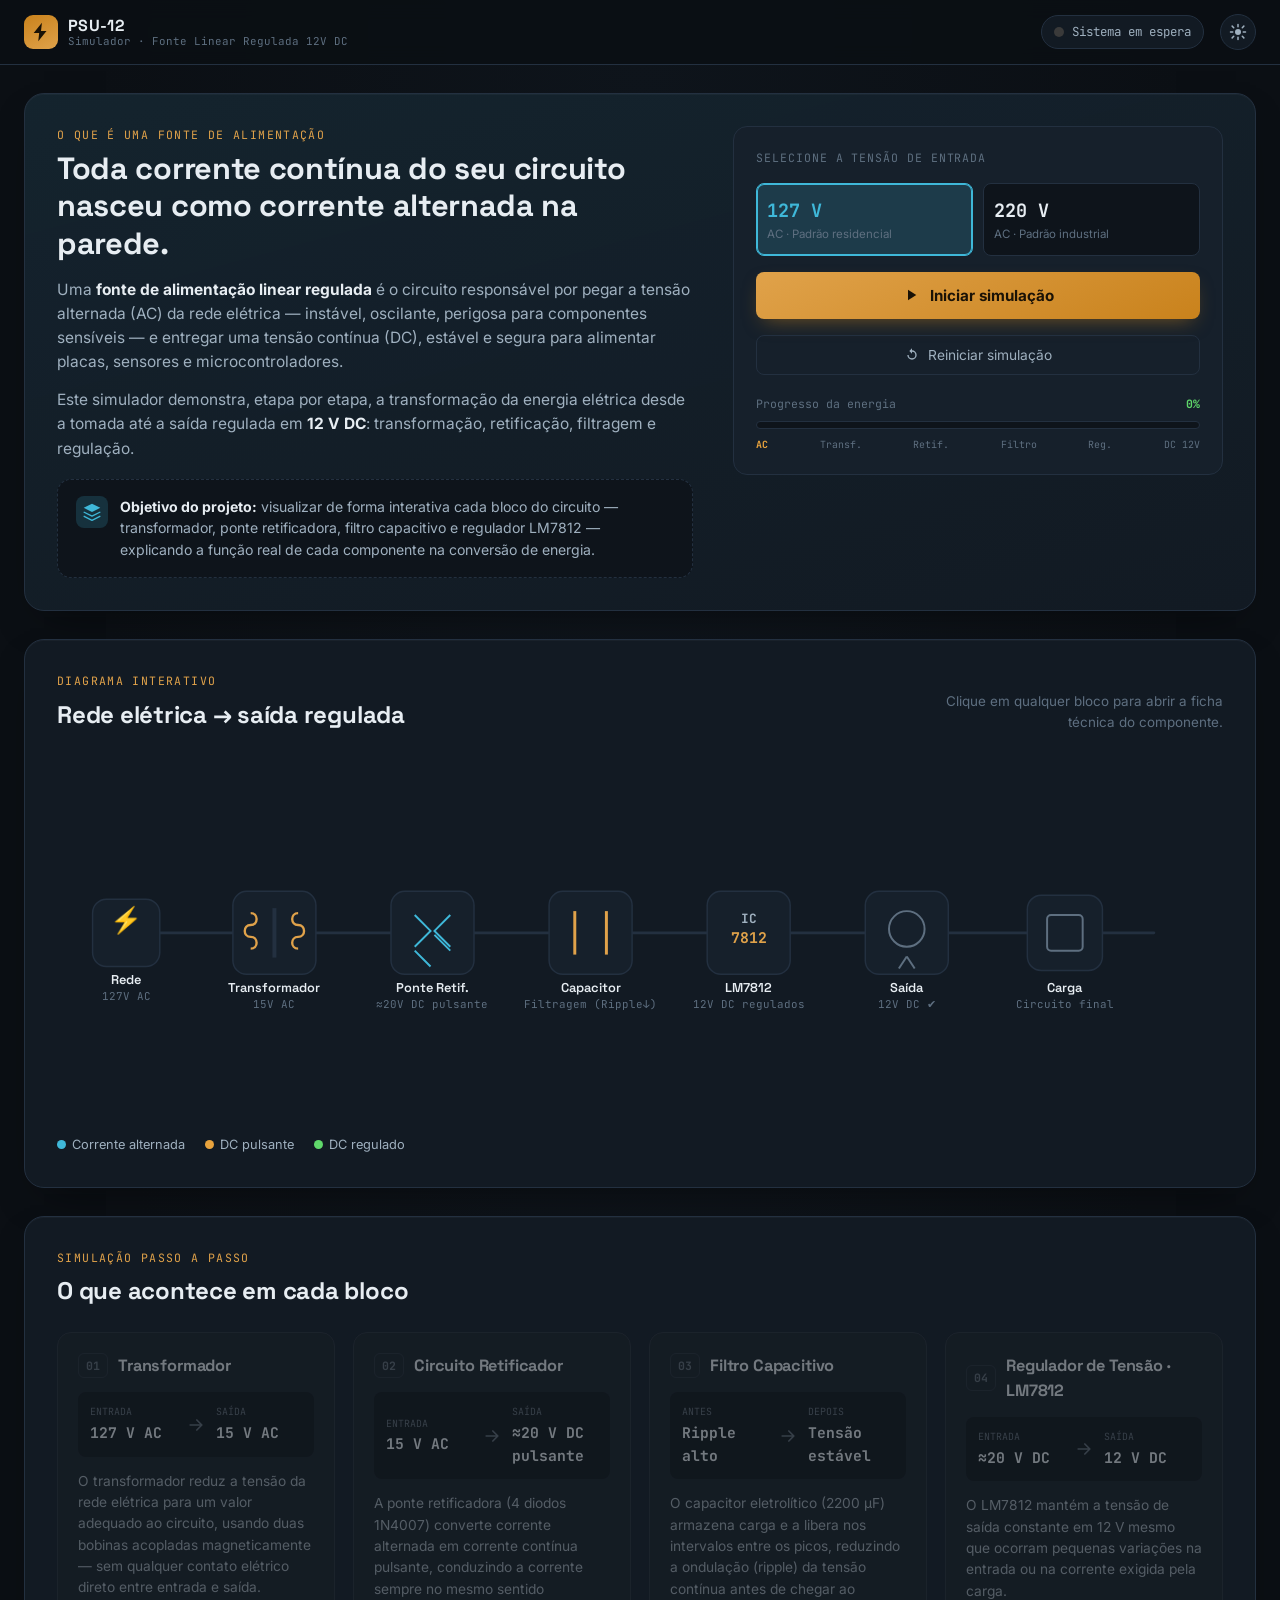
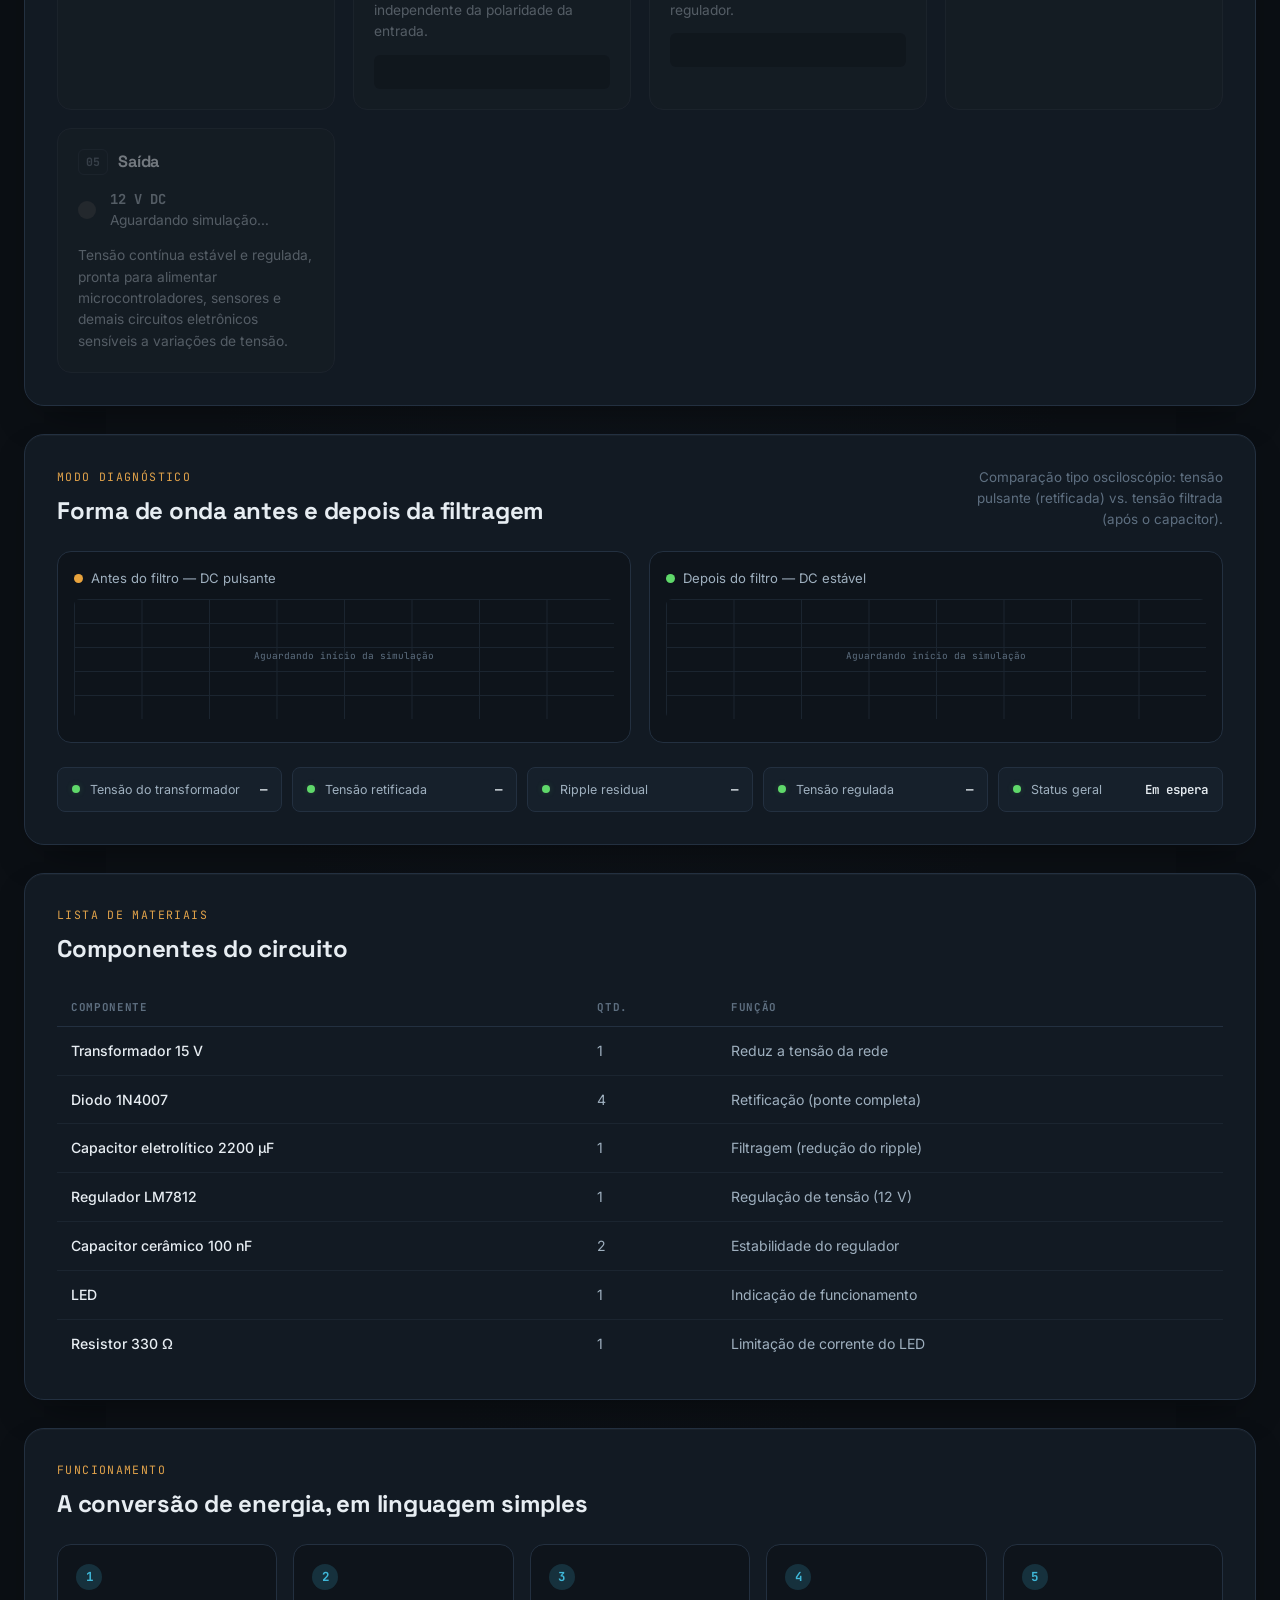
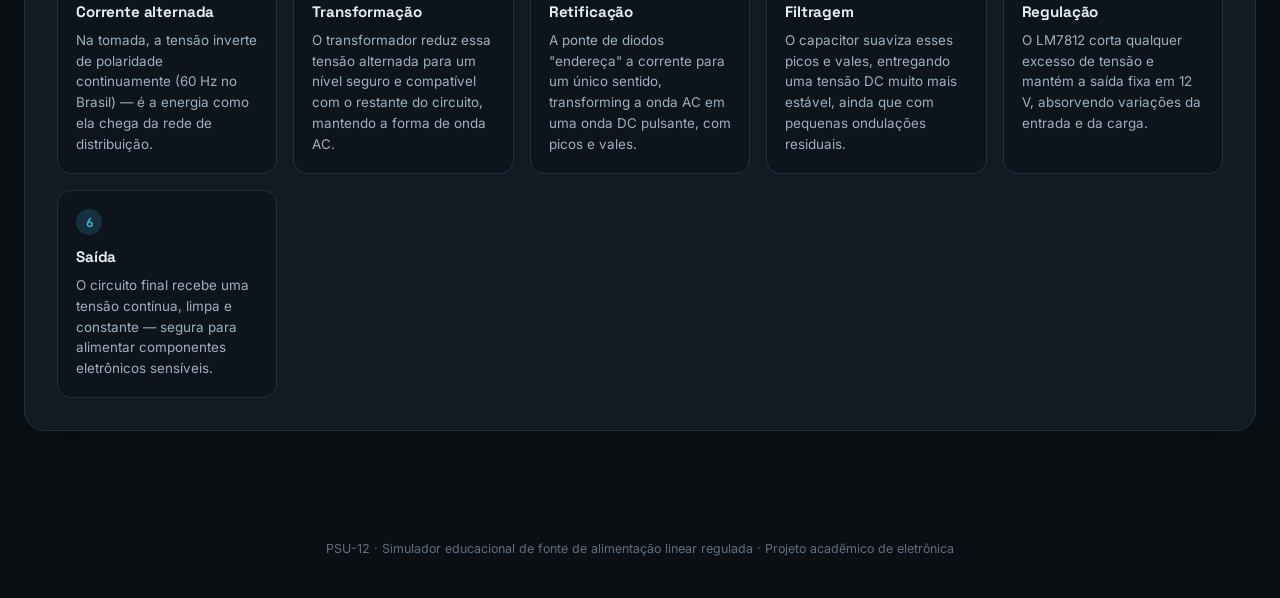
<file: index.html>
<!DOCTYPE html>
<html lang="pt-BR">
<head>
<meta charset="UTF-8">
<meta name="viewport" content="width=device-width, initial-scale=1.0">
<title>Simulador de Fonte Linear Regulada</title>
<link rel="preconnect" href="https://fonts.googleapis.com">
<link href="https://fonts.googleapis.com/css2?family=Space+Grotesk:wght=500;600;700&family=Inter:wght=400;500;600;700&family=JetBrains+Mono:wght=400;500;700&display=swap" rel="stylesheet">
<link rel="stylesheet" href="Professor Danilo/style.css">
</head>
<body data-theme="dark">

<header class="topbar">
  <div class="topbar__brand">
    <span class="topbar__logo" aria-hidden="true">
      <svg viewBox="0 0 24 24" width="22" height="22"><path d="M13 2 4 13h6l-1 9 9-11h-6z" fill="currentColor"/></svg>
    </span>
    <div class="topbar__title">
      <strong>PSU-12</strong>
      <span>Simulador · Fonte Linear Regulada 12V DC</span>
    </div>
  </div>

  <div class="topbar__status" id="statusStrip">
    <span class="led led--off" id="ledStatus" aria-hidden="true"></span>
    <span id="statusText">Sistema em espera</span>
  </div>

  <button class="theme-toggle" id="themeToggle" type="button" aria-label="Alternar tema claro/escuro">
    <svg class="icon-sun" viewBox="0 0 24 24" width="18" height="18"><circle cx="12" cy="12" r="4" fill="currentColor"/><g stroke="currentColor" stroke-width="2" stroke-linecap="round"><path d="M12 2v3M12 19v3M2 12h3M19 12h3M4.2 4.2l2.1 2.1M17.7 17.7l2.1 2.1M4.2 19.8l2.1-2.1M17.7 6.3l2.1-2.1"/></g></svg>
    <svg class="icon-moon" viewBox="0 0 24 24" width="18" height="18"><path d="M20 14.5A8.5 8.5 0 0 1 9.5 4 8.5 8.5 0 1 0 20 14.5Z" fill="currentColor"/></svg>
  </button>
</header>

<main class="layout">

  <section class="panel hero" id="intro">
    <div class="hero__text">
      <p class="eyebrow">O que é uma fonte de alimentação</p>
      <h1>Toda corrente contínua do seu circuito nasceu como corrente alternada na parede.</h1>
      <p class="hero__lede">
        Uma <strong>fonte de alimentação linear regulada</strong> é o circuito responsável por pegar a tensão alternada (AC) da rede elétrica — instável, oscilante, perigosa para componentes sensíveis — e entregar uma tensão contínua (DC), estável e segura para alimentar placas, sensores e microcontroladores.
      </p>
      <p class="hero__lede">
        Este simulador demonstra, etapa por etapa, a transformação da energia elétrica desde a tomada até a saída regulada em <strong>12 V DC</strong>: transformação, retificação, filtragem e regulação.
      </p>
      <div class="hero__goal">
        <span class="hero__goal-icon" aria-hidden="true">
          <svg viewBox="0 0 24 24" width="20" height="20"><path d="M12 2 2 7l10 5 10-5-10-5Z" fill="currentColor"/><path d="M2 17l10 5 10-5M2 12l10 5 10-5" stroke="currentColor" stroke-width="1.6" fill="none" stroke-linejoin="round"/></svg>
        </span>
        <p><strong>Objetivo do projeto:</strong> visualizar de forma interativa cada bloco do circuito — transformador, ponte retificadora, filtro capacitivo e regulador LM7812 — explicando a função real de cada componente na conversão de energia.</p>
      </div>
    </div>

    <div class="hero__panel">
      <p class="hero__panel-label">Selecione a tensão de entrada</p>
      <div class="voltage-select" role="radiogroup" aria-label="Tensão de entrada">
        <button class="voltage-btn is-active" data-voltage="127" type="button" role="radio" aria-checked="true">
          <span class="voltage-btn__value">127 V</span>
          <span class="voltage-btn__tag">AC · Padrão residencial</span>
        </button>
        <button class="voltage-btn" data-voltage="220" type="button" role="radio" aria-checked="false">
          <span class="voltage-btn__value">220 V</span>
          <span class="voltage-btn__tag">AC · Padrão industrial</span>
        </button>
      </div>

      <button class="btn-primary" id="btnStart" type="button">
        <svg viewBox="0 0 24 24" width="18" height="18"><path d="M8 5v14l11-7L8 5Z" fill="currentColor"/></svg>
        Iniciar simulação
      </button>
      <button class="btn-ghost" id="btnReset" type="button">
        <svg viewBox="0 0 24 24" width="16" height="16"><path d="M12 5V2L8 6l4 4V7a5 5 0 1 1-5 5H5a7 7 0 1 0 7-7Z" fill="currentColor"/></svg>
        Reiniciar simulação
      </button>

      <div class="energy-meter" aria-hidden="false">
        <div class="energy-meter__head">
          <span>Progresso da energia</span>
          <span id="energyPct">0%</span>
        </div>
        <div class="energy-meter__track">
          <div class="energy-meter__fill" id="energyFill"></div>
        </div>
        <div class="energy-meter__stages">
          <span data-stage="0">AC</span>
          <span data-stage="1">Transf.</span>
          <span data-stage="2">Retif.</span>
          <span data-stage="3">Filtro</span>
          <span data-stage="4">Reg.</span>
          <span data-stage="5">DC 12V</span>
        </div>
      </div>
    </div>
  </section>

  <section class="panel diagram-panel" id="diagrama">
    <div class="panel__head">
      <div>
        <p class="eyebrow">Diagrama interativo</p>
        <h2>Rede elétrica → saída regulada</h2>
      </div>
      <p class="panel__hint">Clique em qualquer bloco para abrir a ficha técnica do componente.</p>
    </div>

    <div class="diagram-scroll">
      <svg id="circuitSvg" viewBox="0 0 1180 360" xmlns="http://www.w3.org/2000/svg" aria-label="Diagrama do circuito da fonte de alimentação">
        <path id="trackPath" class="track-path" d="M70,180 H 220 V 180 H 380 H 540 H 700 H 860 H 1020 H 1110" />
        <path id="energyPath" class="energy-path" d="M70,180 H 220 V 180 H 380 H 540 H 700 H 860 H 1020 H 1110" />

        <circle id="energyDot" class="energy-dot" r="6" cx="70" cy="180" />

        <g class="node" data-node="rede" tabindex="0" role="button" aria-label="Rede elétrica">
          <circle cx="70" cy="180" r="34" class="node__halo" />
          <rect x="36" y="146" width="68" height="68" rx="14" class="node__box" />
          <text x="70" y="176" class="node__icon" text-anchor="middle">⚡</text>
          <text x="70" y="232" class="node__label" text-anchor="middle">Rede</text>
          <text x="70" y="248" class="node__sub" text-anchor="middle" id="labelRede">127V AC</text>
        </g>

        <g class="node" data-node="transformador" tabindex="0" role="button" aria-label="Transformador">
          <circle cx="220" cy="180" r="34" class="node__halo" />
          <rect x="178" y="138" width="84" height="84" rx="14" class="node__box" />
          <path d="M196 160c8 0 8 12 0 12s-8 12 0 12 8 12 0 12" class="node__coil" />
          <path d="M244 160c-8 0-8 12 0 12s8 12 0 12-8 12 0 12" class="node__coil" />
          <line x1="220" y1="155" x2="220" y2="205" class="node__core" />
          <text x="220" y="240" class="node__label" text-anchor="middle">Transformador</text>
          <text x="220" y="256" class="node__sub" text-anchor="middle">15V AC</text>
        </g>

        <g class="node" data-node="retificador" tabindex="0" role="button" aria-label="Ponte retificadora">
          <circle cx="380" cy="180" r="34" class="node__halo" />
          <rect x="338" y="138" width="84" height="84" rx="14" class="node__box" />
          <g class="node__diodes">
            <path d="M362 162l16 16-16 16" />
            <path d="M398 162l-16 16 16 16" />
            <path d="M362 198l16 16-16-16" />
            <path d="M398 198l-16-16 16 16" />
          </g>
          <text x="380" y="240" class="node__label" text-anchor="middle">Ponte Retif.</text>
          <text x="380" y="256" class="node__sub" text-anchor="middle">≈20V DC pulsante</text>
        </g>

        <g class="node" data-node="capacitor" tabindex="0" role="button" aria-label="Filtro capacitivo">
          <circle cx="540" cy="180" r="34" class="node__halo" />
          <rect x="498" y="138" width="84" height="84" rx="14" class="node__box" />
          <line x1="524" y1="158" x2="524" y2="202" class="node__cap-plate" />
          <line x1="556" y1="158" x2="556" y2="202" class="node__cap-plate node__cap-plate--curved" />
          <text x="540" y="240" class="node__label" text-anchor="middle">Capacitor</text>
          <text x="540" y="256" class="node__sub" text-anchor="middle">Filtragem (Ripple↓)</text>
        </g>

        <g class="node" data-node="regulador" tabindex="0" role="button" aria-label="Regulador de tensão LM7812">
          <circle cx="700" cy="180" r="34" class="node__halo" />
          <rect x="658" y="138" width="84" height="84" rx="14" class="node__box" />
          <text x="700" y="170" class="node__icon-text" text-anchor="middle">IC</text>
          <text x="700" y="190" class="node__icon-text node__icon-text--mono" text-anchor="middle">7812</text>
          <text x="700" y="240" class="node__label" text-anchor="middle">LM7812</text>
          <text x="700" y="256" class="node__sub" text-anchor="middle">12V DC regulados</text>
        </g>

        <g class="node" data-node="saida" tabindex="0" role="button" aria-label="Saída regulada">
          <circle cx="860" cy="180" r="34" class="node__halo" />
          <rect x="818" y="138" width="84" height="84" rx="14" class="node__box" />
          <g id="ledOutSvg" class="node__led-out">
            <path d="M860 158a18 18 0 1 1 0 36 18 18 0 0 1 0-36Z" />
            <line x1="860" y1="204" x2="852" y2="216" />
            <line x1="860" y1="204" x2="868" y2="216" />
          </g>
          <text x="860" y="240" class="node__label" text-anchor="middle">Saída</text>
          <text x="860" y="256" class="node__sub" text-anchor="middle">12V DC ✔</text>
        </g>

        <g class="node" data-node="carga" tabindex="0" role="button" aria-label="Carga / circuito alimentado">
          <circle cx="1020" cy="180" r="34" class="node__halo" />
          <rect x="982" y="142" width="76" height="76" rx="14" class="node__box" />
          <rect x="1002" y="162" width="36" height="36" rx="4" class="node__chip" />
          <text x="1020" y="240" class="node__label" text-anchor="middle">Carga</text>
          <text x="1020" y="256" class="node__sub" text-anchor="middle">Circuito final</text>
        </g>
      </svg>
    </div>

    <div class="diagram-legend">
      <span><i class="dot dot--ac"></i> Corrente alternada</span>
      <span><i class="dot dot--pulse"></i> DC pulsante</span>
      <span><i class="dot dot--dc"></i> DC regulado</span>
    </div>
  </section>

  <section class="panel steps-panel" id="etapas">
    <div class="panel__head">
      <div>
        <p class="eyebrow">Simulação passo a passo</p>
        <h2>O que acontece em cada bloco</h2>
      </div>
    </div>

    <div class="steps-grid" id="stepsGrid">

      <article class="step-card" data-step="1">
        <div class="step-card__head">
          <span class="step-card__num">01</span>
          <h3>Transformador</h3>
        </div>
        <div class="step-card__readout">
          <div class="readout"><span class="readout__label">Entrada</span><span class="readout__value" id="readTransIn">127 V AC</span></div>
          <svg class="readout__arrow" viewBox="0 0 24 24" width="20" height="20"><path d="M5 12h13M13 6l6 6-6 6" stroke="currentColor" stroke-width="2" fill="none" stroke-linecap="round" stroke-linejoin="round"/></svg>
          <div class="readout"><span class="readout__label">Saída</span><span class="readout__value">15 V AC</span></div>
        </div>
        <p>O transformador reduz a tensão da rede elétrica para um valor adequado ao circuito, usando duas bobinas acopladas magneticamente — sem qualquer contato elétrico direto entre entrada e saída.</p>
      </article>

      <article class="step-card" data-step="2">
        <div class="step-card__head">
          <span class="step-card__num">02</span>
          <h3>Circuito Retificador</h3>
        </div>
        <div class="step-card__readout">
          <div class="readout"><span class="readout__label">Entrada</span><span class="readout__value">15 V AC</span></div>
          <svg class="readout__arrow" viewBox="0 0 24 24" width="20" height="20"><path d="M5 12h13M13 6l6 6-6 6" stroke="currentColor" stroke-width="2" fill="none" stroke-linecap="round" stroke-linejoin="round"/></svg>
          <div class="readout"><span class="readout__label">Saída</span><span class="readout__value">≈20 V DC pulsante</span></div>
        </div>
        <p>A ponte retificadora (4 diodos 1N4007) converte corrente alternada em corrente contínua pulsante, conduzindo a corrente sempre no mesmo sentido independente da polaridade da entrada.</p>
        <div class="mini-wave" id="waveRectifier" aria-hidden="true"></div>
      </article>

      <article class="step-card" data-step="3">
        <div class="step-card__head">
          <span class="step-card__num">03</span>
          <h3>Filtro Capacitivo</h3>
        </div>
        <div class="step-card__readout">
          <div class="readout"><span class="readout__label">Antes</span><span class="readout__value">Ripple alto</span></div>
          <svg class="readout__arrow" viewBox="0 0 24 24" width="20" height="20"><path d="M5 12h13M13 6l6 6-6 6" stroke="currentColor" stroke-width="2" fill="none" stroke-linecap="round" stroke-linejoin="round"/></svg>
          <div class="readout"><span class="readout__label">Depois</span><span class="readout__value">Tensão estável</span></div>
        </div>
        <p>O capacitor eletrolítico (2200 µF) armazena carga e a libera nos intervalos entre os picos, reduzindo a ondulação (ripple) da tensão contínua antes de chegar ao regulador.</p>
        <div class="mini-wave" id="waveCapacitor" aria-hidden="true"></div>
      </article>

      <article class="step-card" data-step="4">
        <div class="step-card__head">
          <span class="step-card__num">04</span>
          <h3>Regulador de Tensão · LM7812</h3>
        </div>
        <div class="step-card__readout">
          <div class="readout"><span class="readout__label">Entrada</span><span class="readout__value">≈20 V DC</span></div>
          <svg class="readout__arrow" viewBox="0 0 24 24" width="20" height="20"><path d="M5 12h13M13 6l6 6-6 6" stroke="currentColor" stroke-width="2" fill="none" stroke-linecap="round" stroke-linejoin="round"/></svg>
          <div class="readout"><span class="readout__label">Saída</span><span class="readout__value">12 V DC</span></div>
        </div>
        <p>O LM7812 mantém a tensão de saída constante em 12 V mesmo que ocorram pequenas variações na entrada ou na corrente exigida pela carga.</p>
      </article>

      <article class="step-card step-card--output" data-step="5">
        <div class="step-card__head">
          <span class="step-card__num">05</span>
          <h3>Saída</h3>
        </div>
        <div class="step-card__output">
          <span class="led led--off" id="ledOutput" aria-hidden="true"></span>
          <div>
            <p class="step-card__big">12 V DC</p>
            <p class="step-card__check" id="outputCheck">Aguardando simulação…</p>
          </div>
        </div>
        <p>Tensão contínua estável e regulada, pronta para alimentar microcontroladores, sensores e demais circuitos eletrônicos sensíveis a variações de tensão.</p>
      </article>

    </div>
  </section>

  <section class="panel scope-panel" id="osciloscopio">
    <div class="panel__head">
      <div>
        <p class="eyebrow">Modo diagnóstico</p>
        <h2>Forma de onda antes e depois da filtragem</h2>
      </div>
      <p class="panel__hint">Comparação tipo osciloscópio: tensão pulsante (retificada) vs. tensão filtrada (após o capacitor).</p>
    </div>

    <div class="scope-grid">
      <div class="scope">
        <p class="scope__title"><i class="dot dot--pulse"></i> Antes do filtro — DC pulsante</p>
        <svg viewBox="0 0 400 140" class="scope__svg" id="scopeBefore"></svg>
      </div>
      <div class="scope">
        <p class="scope__title"><i class="dot dot--dc"></i> Depois do filtro — DC estável</p>
        <svg viewBox="0 0 400 140" class="scope__svg" id="scopeAfter"></svg>
      </div>
    </div>

    <div class="diagnostics" id="diagnostics">
      <div class="diag-item" data-ok="true">
        <span class="diag-dot"></span>
        <span class="diag-label">Tensão do transformador</span>
        <span class="diag-value" id="diagTrans">—</span>
      </div>
      <div class="diag-item" data-ok="true">
        <span class="diag-dot"></span>
        <span class="diag-label">Tensão retificada</span>
        <span class="diag-value" id="diagRect">—</span>
      </div>
      <div class="diag-item" data-ok="true">
        <span class="diag-dot"></span>
        <span class="diag-label">Ripple residual</span>
        <span class="diag-value" id="diagRipple">—</span>
      </div>
      <div class="diag-item" data-ok="true">
        <span class="diag-dot"></span>
        <span class="diag-label">Tensão regulada</span>
        <span class="diag-value" id="diagReg">—</span>
      </div>
      <div class="diag-item" data-ok="true">
        <span class="diag-dot"></span>
        <span class="diag-label">Status geral</span>
        <span class="diag-value" id="diagStatus">Em espera</span>
      </div>
    </div>
  </section>

  <section class="panel">
    <div class="panel__head">
      <div>
        <p class="eyebrow">Lista de materiais</p>
        <h2>Componentes do circuito</h2>
      </div>
    </div>
    <div class="table-wrap">
      <table class="bom-table">
        <thead>
          <tr><th>Componente</th><th>Qtd.</th><th>Função</th></tr>
        </thead>
        <tbody>
          <tr><td>Transformador 15 V</td><td>1</td><td>Reduz a tensão da rede</td></tr>
          <tr><td>Diodo 1N4007</td><td>4</td><td>Retificação (ponte completa)</td></tr>
          <tr><td>Capacitor eletrolítico 2200 µF</td><td>1</td><td>Filtragem (redução do ripple)</td></tr>
          <tr><td>Regulador LM7812</td><td>1</td><td>Regulação de tensão (12 V)</td></tr>
          <tr><td>Capacitor cerâmico 100 nF</td><td>2</td><td>Estabilidade do regulador</td></tr>
          <tr><td>LED</td><td>1</td><td>Indicação de funcionamento</td></tr>
          <tr><td>Resistor 330 Ω</td><td>1</td><td>Limitação de corrente do LED</td></tr>
        </tbody>
      </table>
    </div>
  </section>

  <section class="panel">
    <div class="panel__head">
      <div>
        <p class="eyebrow">Funcionamento</p>
        <h2>A conversão de energia, em linguagem simples</h2>
      </div>
    </div>
    <div class="cards-explain">
      <div class="explain-card">
        <span class="explain-card__num">1</span>
        <h3>Corrente alternada</h3>
        <p>Na tomada, a tensão inverte de polaridade continuamente (60 Hz no Brasil) — é a energia como ela chega da rede de distribuição.</p>
      </div>
      <div class="explain-card">
        <span class="explain-card__num">2</span>
        <h3>Transformação</h3>
        <p>O transformador reduz essa tensão alternada para um nível seguro e compatível com o restante do circuito, mantendo a forma de onda AC.</p>
      </div>
      <div class="explain-card">
        <span class="explain-card__num">3</span>
        <h3>Retificação</h3>
        <p>A ponte de diodos "endereça" a corrente para um único sentido, transforming a onda AC em uma onda DC pulsante, com picos e vales.</p>
      </div>
      <div class="explain-card">
        <span class="explain-card__num">4</span>
        <h3>Filtragem</h3>
        <p>O capacitor suaviza esses picos e vales, entregando uma tensão DC muito mais estável, ainda que com pequenas ondulações residuais.</p>
      </div>
      <div class="explain-card">
        <span class="explain-card__num">5</span>
        <h3>Regulação</h3>
        <p>O LM7812 corta qualquer excesso de tensão e mantém a saída fixa em 12 V, absorvendo variações da entrada e da carga.</p>
      </div>
      <div class="explain-card">
        <span class="explain-card__num">6</span>
        <h3>Saída</h3>
        <p>O circuito final recebe uma tensão contínua, limpa e constante — segura para alimentar componentes eletrônicos sensíveis.</p>
      </div>
    </div>
  </section>

</main>

<div class="overlay" id="overlay"></div>
<aside class="side-panel" id="sidePanel" aria-hidden="true">
  <button class="side-panel__close" id="sidePanelClose" type="button" aria-label="Fechar painel">
    <svg viewBox="0 0 24 24" width="20" height="20"><path d="M6 6l12 12M18 6 6 18" stroke="currentColor" stroke-width="2" stroke-linecap="round"/></svg>
  </button>
  <div class="side-panel__symbol" id="sidePanelSymbol"></div>
  <p class="side-panel__eyebrow" id="sidePanelEyebrow">Componente</p>
  <h2 id="sidePanelName">—</h2>
  <p class="side-panel__function" id="sidePanelFunction">—</p>
  <div class="side-panel__divider"></div>
  <h3>Explicação detalhada</h3>
  <p id="sidePanelDetail">—</p>
  <div class="side-panel__specs" id="sidePanelSpecs"></div>
</aside>

<footer class="footer">
  <p>PSU-12 · Simulador educacional de fonte de alimentação linear regulada · Projeto acadêmico de eletrônica</p>
</footer>

<script src="Professor Danilo/script.js"></script>
</body>
</html>
</file>
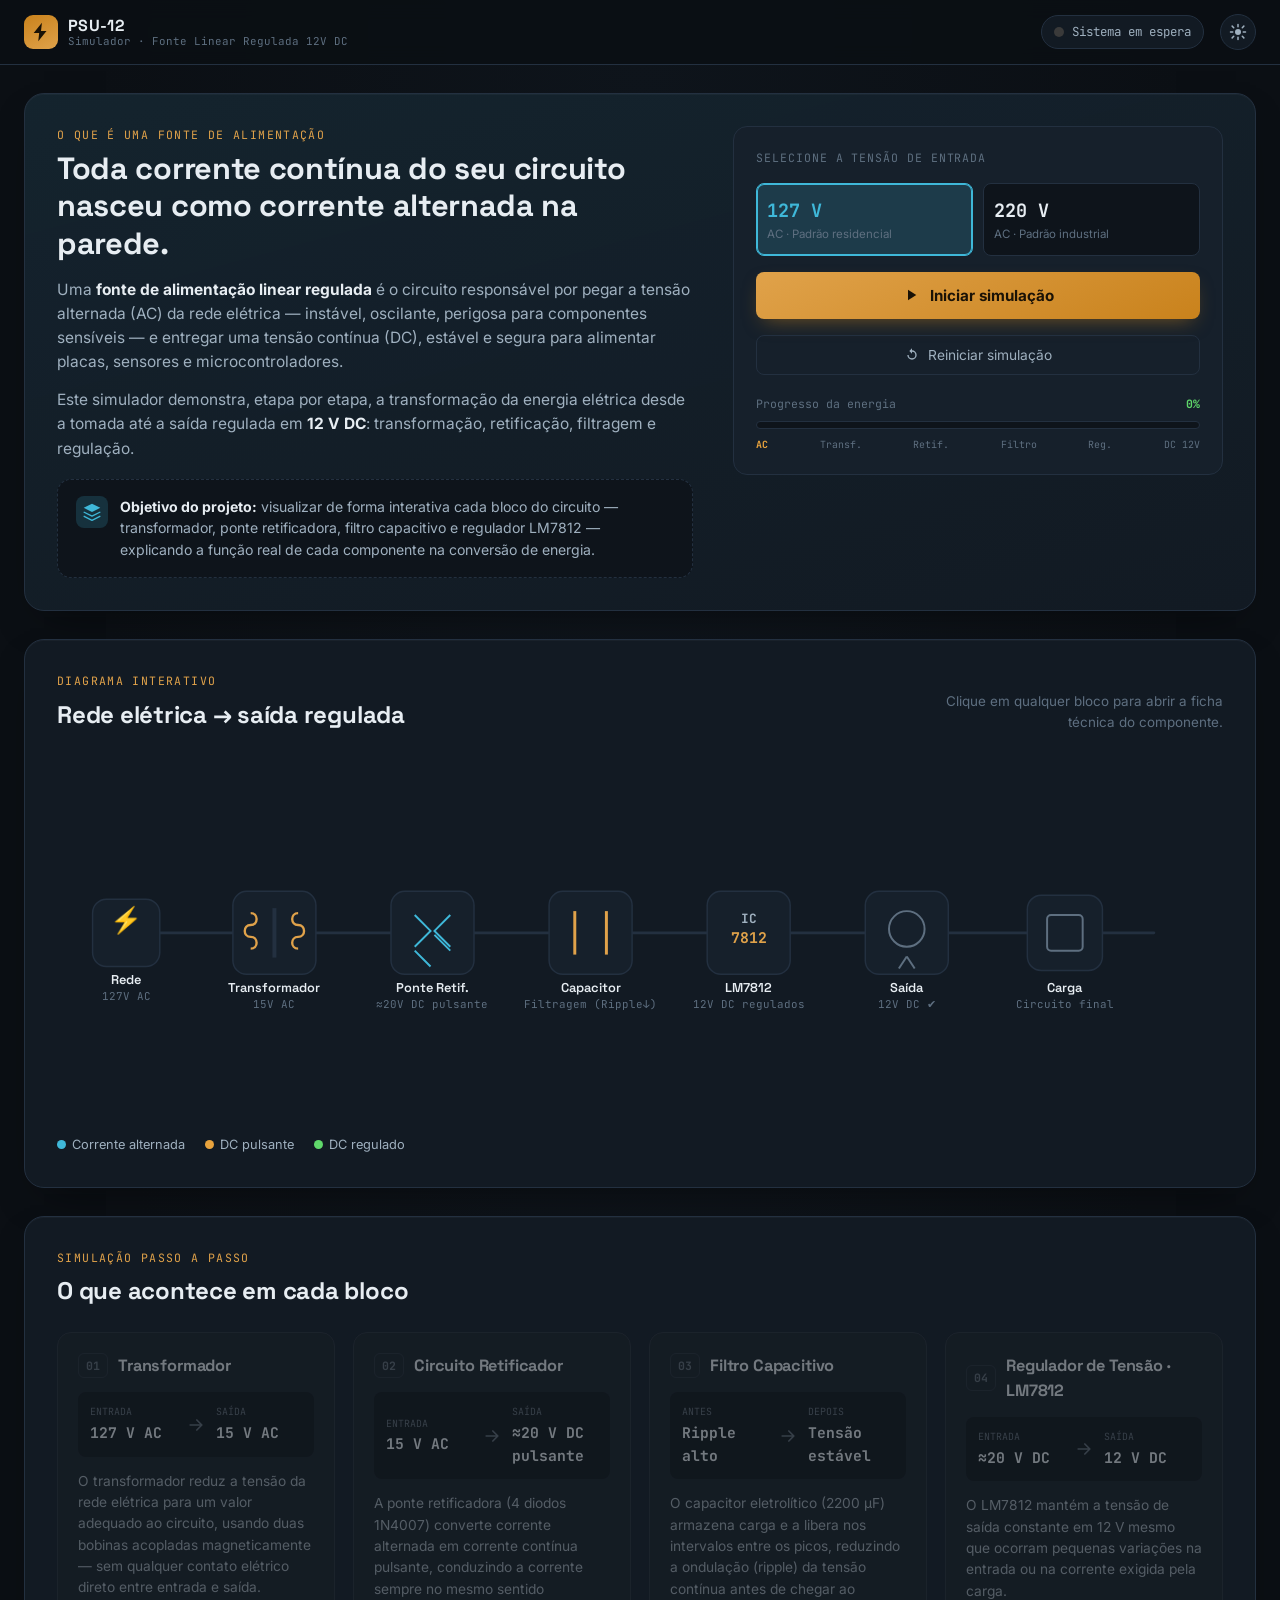
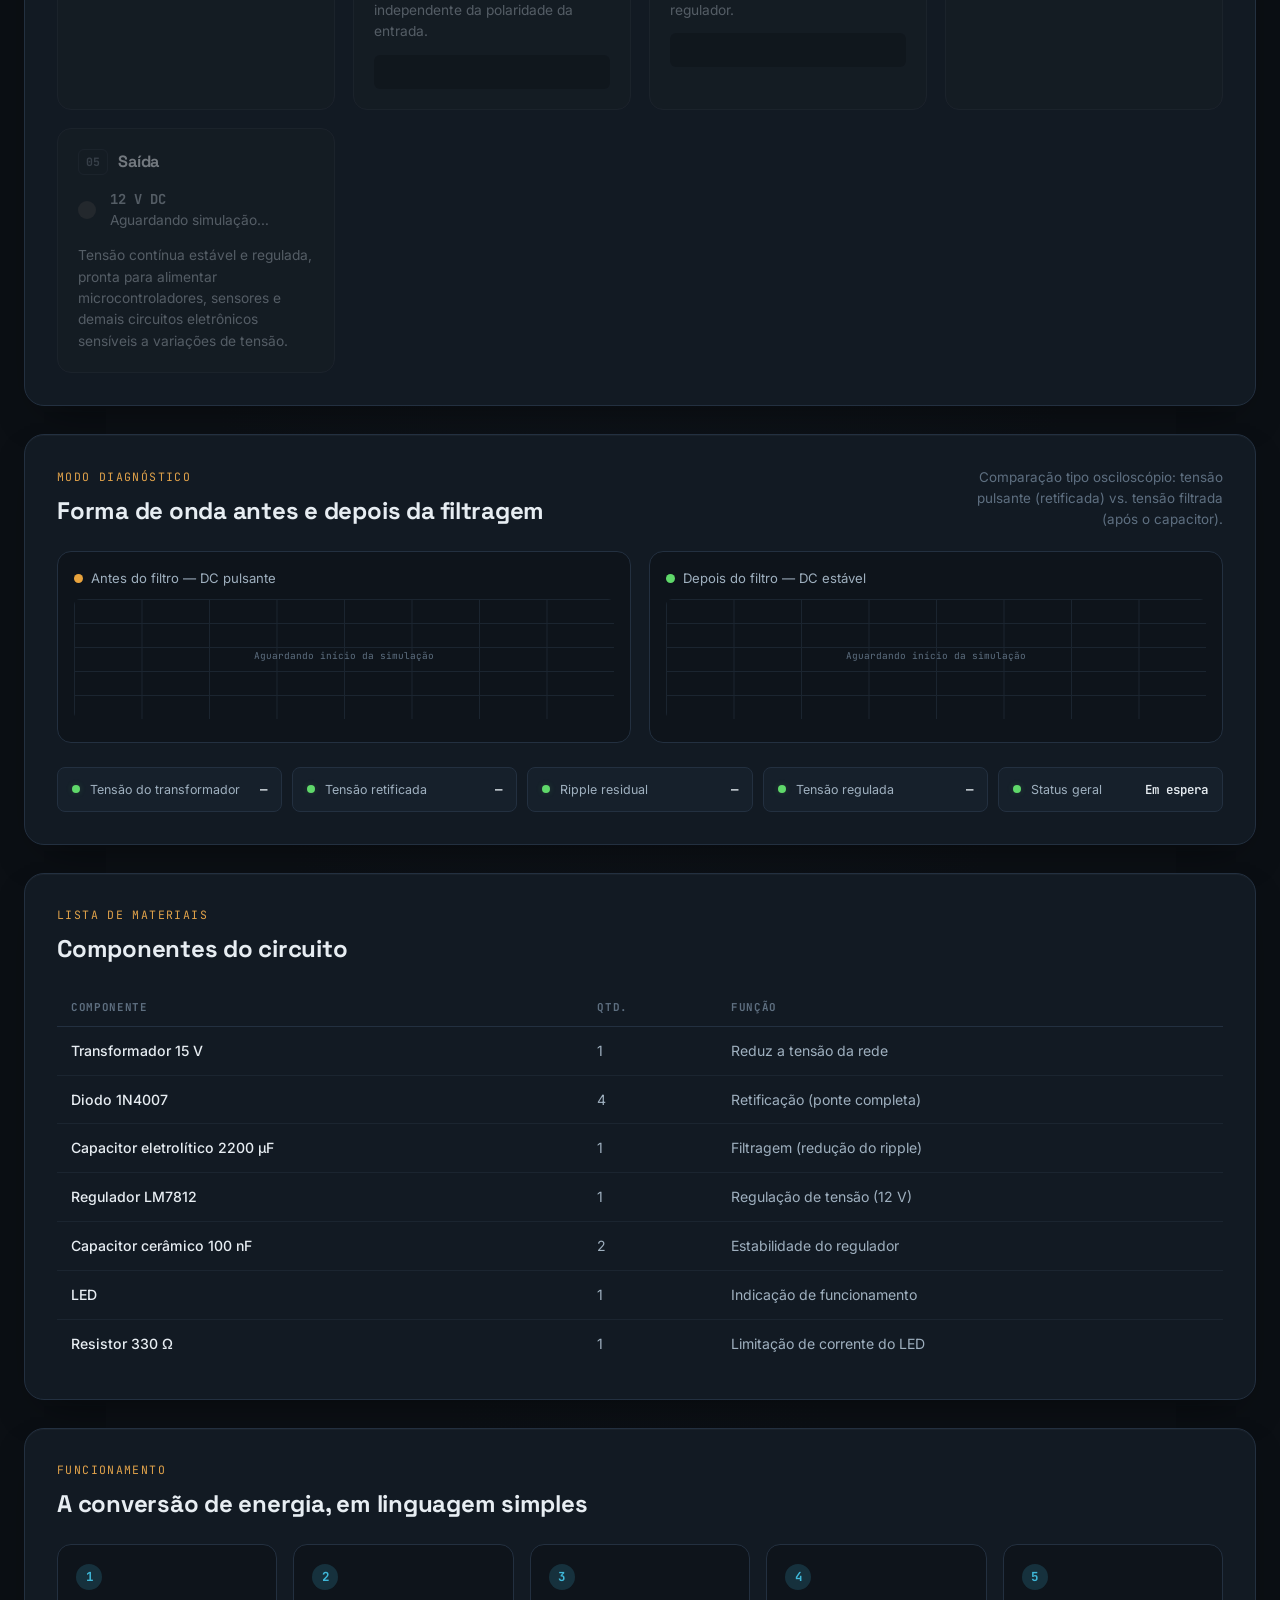
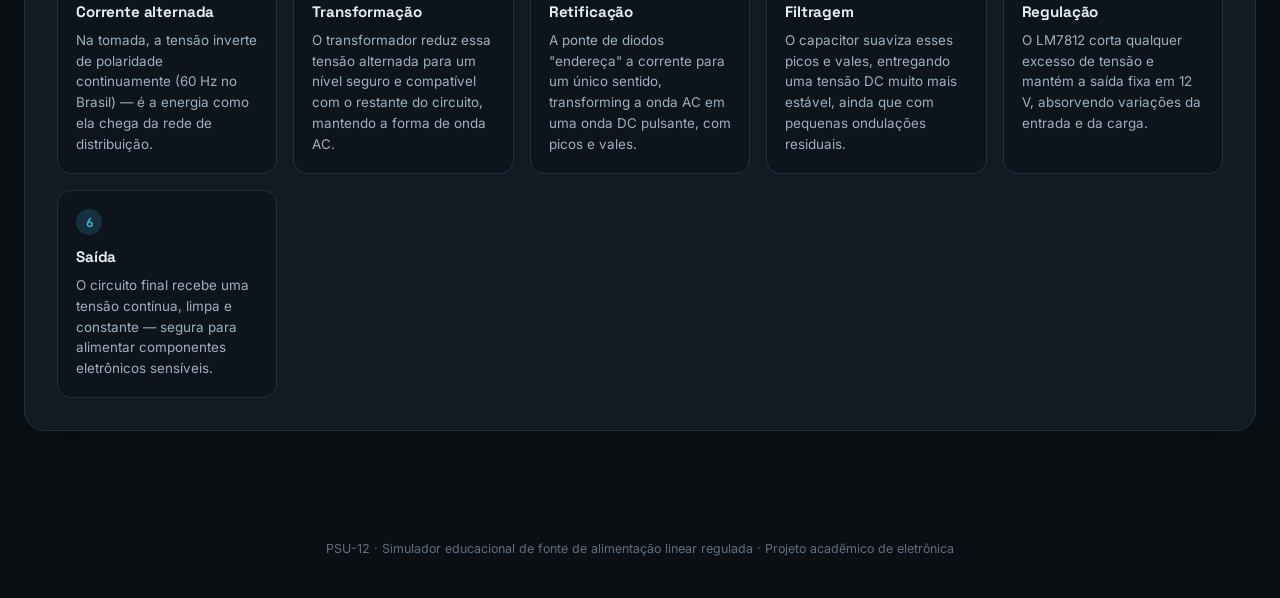
<file: Professor Danilo/index.html>
<!DOCTYPE html>
<html lang="pt-BR">
<head>
<meta charset="UTF-8">
<meta name="viewport" content="width=device-width, initial-scale=1.0">
<title>PSU-12 · Simulador de Fonte Linear Regulada</title>
<link rel="preconnect" href="https://fonts.googleapis.com">
<link href="https://fonts.googleapis.com/css2?family=Space+Grotesk:wght=500;600;700&family=Inter:wght=400;500;600;700&family=JetBrains+Mono:wght=400;500;700&display=swap" rel="stylesheet">
<link rel="stylesheet" href="style.css">
</head>
<body data-theme="dark">

<header class="topbar">
  <div class="topbar__brand">
    <span class="topbar__logo" aria-hidden="true">
      <svg viewBox="0 0 24 24" width="22" height="22"><path d="M13 2 4 13h6l-1 9 9-11h-6z" fill="currentColor"/></svg>
    </span>
    <div class="topbar__title">
      <strong>PSU-12</strong>
      <span>Simulador · Fonte Linear Regulada 12V DC</span>
    </div>
  </div>

  <div class="topbar__status" id="statusStrip">
    <span class="led led--off" id="ledStatus" aria-hidden="true"></span>
    <span id="statusText">Sistema em espera</span>
  </div>

  <button class="theme-toggle" id="themeToggle" type="button" aria-label="Alternar tema claro/escuro">
    <svg class="icon-sun" viewBox="0 0 24 24" width="18" height="18"><circle cx="12" cy="12" r="4" fill="currentColor"/><g stroke="currentColor" stroke-width="2" stroke-linecap="round"><path d="M12 2v3M12 19v3M2 12h3M19 12h3M4.2 4.2l2.1 2.1M17.7 17.7l2.1 2.1M4.2 19.8l2.1-2.1M17.7 6.3l2.1-2.1"/></g></svg>
    <svg class="icon-moon" viewBox="0 0 24 24" width="18" height="18"><path d="M20 14.5A8.5 8.5 0 0 1 9.5 4 8.5 8.5 0 1 0 20 14.5Z" fill="currentColor"/></svg>
  </button>
</header>

<main class="layout">

  <section class="panel hero" id="intro">
    <div class="hero__text">
      <p class="eyebrow">O que é uma fonte de alimentação</p>
      <h1>Toda corrente contínua do seu circuito nasceu como corrente alternada na parede.</h1>
      <p class="hero__lede">
        Uma <strong>fonte de alimentação linear regulada</strong> é o circuito responsável por pegar a tensão alternada (AC) da rede elétrica — instável, oscilante, perigosa para componentes sensíveis — e entregar uma tensão contínua (DC), estável e segura para alimentar placas, sensores e microcontroladores.
      </p>
      <p class="hero__lede">
        Este simulador demonstra, etapa por etapa, a transformação da energia elétrica desde a tomada até a saída regulada em <strong>12 V DC</strong>: transformação, retificação, filtragem e regulação.
      </p>
      <div class="hero__goal">
        <span class="hero__goal-icon" aria-hidden="true">
          <svg viewBox="0 0 24 24" width="20" height="20"><path d="M12 2 2 7l10 5 10-5-10-5Z" fill="currentColor"/><path d="M2 17l10 5 10-5M2 12l10 5 10-5" stroke="currentColor" stroke-width="1.6" fill="none" stroke-linejoin="round"/></svg>
        </span>
        <p><strong>Objetivo do projeto:</strong> visualizar de forma interativa cada bloco do circuito — transformador, ponte retificadora, filtro capacitivo e regulador LM7812 — explicando a função real de cada componente na conversão de energia.</p>
      </div>
    </div>

    <div class="hero__panel">
      <p class="hero__panel-label">Selecione a tensão de entrada</p>
      <div class="voltage-select" role="radiogroup" aria-label="Tensão de entrada">
        <button class="voltage-btn is-active" data-voltage="127" type="button" role="radio" aria-checked="true">
          <span class="voltage-btn__value">127 V</span>
          <span class="voltage-btn__tag">AC · Padrão residencial</span>
        </button>
        <button class="voltage-btn" data-voltage="220" type="button" role="radio" aria-checked="false">
          <span class="voltage-btn__value">220 V</span>
          <span class="voltage-btn__tag">AC · Padrão industrial</span>
        </button>
      </div>

      <button class="btn-primary" id="btnStart" type="button">
        <svg viewBox="0 0 24 24" width="18" height="18"><path d="M8 5v14l11-7L8 5Z" fill="currentColor"/></svg>
        Iniciar simulação
      </button>
      <button class="btn-ghost" id="btnReset" type="button">
        <svg viewBox="0 0 24 24" width="16" height="16"><path d="M12 5V2L8 6l4 4V7a5 5 0 1 1-5 5H5a7 7 0 1 0 7-7Z" fill="currentColor"/></svg>
        Reiniciar simulação
      </button>

      <div class="energy-meter" aria-hidden="false">
        <div class="energy-meter__head">
          <span>Progresso da energia</span>
          <span id="energyPct">0%</span>
        </div>
        <div class="energy-meter__track">
          <div class="energy-meter__fill" id="energyFill"></div>
        </div>
        <div class="energy-meter__stages">
          <span data-stage="0">AC</span>
          <span data-stage="1">Transf.</span>
          <span data-stage="2">Retif.</span>
          <span data-stage="3">Filtro</span>
          <span data-stage="4">Reg.</span>
          <span data-stage="5">DC 12V</span>
        </div>
      </div>
    </div>
  </section>

  <section class="panel diagram-panel" id="diagrama">
    <div class="panel__head">
      <div>
        <p class="eyebrow">Diagrama interativo</p>
        <h2>Rede elétrica → saída regulada</h2>
      </div>
      <p class="panel__hint">Clique em qualquer bloco para abrir a ficha técnica do componente.</p>
    </div>

    <div class="diagram-scroll">
      <svg id="circuitSvg" viewBox="0 0 1180 360" xmlns="http://www.w3.org/2000/svg" aria-label="Diagrama do circuito da fonte de alimentação">
        <path id="trackPath" class="track-path" d="M70,180 H 220 V 180 H 380 H 540 H 700 H 860 H 1020 H 1110" />
        <path id="energyPath" class="energy-path" d="M70,180 H 220 V 180 H 380 H 540 H 700 H 860 H 1020 H 1110" />

        <circle id="energyDot" class="energy-dot" r="6" cx="70" cy="180" />

        <g class="node" data-node="rede" tabindex="0" role="button" aria-label="Rede elétrica">
          <circle cx="70" cy="180" r="34" class="node__halo" />
          <rect x="36" y="146" width="68" height="68" rx="14" class="node__box" />
          <text x="70" y="176" class="node__icon" text-anchor="middle">⚡</text>
          <text x="70" y="232" class="node__label" text-anchor="middle">Rede</text>
          <text x="70" y="248" class="node__sub" text-anchor="middle" id="labelRede">127V AC</text>
        </g>

        <g class="node" data-node="transformador" tabindex="0" role="button" aria-label="Transformador">
          <circle cx="220" cy="180" r="34" class="node__halo" />
          <rect x="178" y="138" width="84" height="84" rx="14" class="node__box" />
          <path d="M196 160c8 0 8 12 0 12s-8 12 0 12 8 12 0 12" class="node__coil" />
          <path d="M244 160c-8 0-8 12 0 12s8 12 0 12-8 12 0 12" class="node__coil" />
          <line x1="220" y1="155" x2="220" y2="205" class="node__core" />
          <text x="220" y="240" class="node__label" text-anchor="middle">Transformador</text>
          <text x="220" y="256" class="node__sub" text-anchor="middle">15V AC</text>
        </g>

        <g class="node" data-node="retificador" tabindex="0" role="button" aria-label="Ponte retificadora">
          <circle cx="380" cy="180" r="34" class="node__halo" />
          <rect x="338" y="138" width="84" height="84" rx="14" class="node__box" />
          <g class="node__diodes">
            <path d="M362 162l16 16-16 16" />
            <path d="M398 162l-16 16 16 16" />
            <path d="M362 198l16 16-16-16" />
            <path d="M398 198l-16-16 16 16" />
          </g>
          <text x="380" y="240" class="node__label" text-anchor="middle">Ponte Retif.</text>
          <text x="380" y="256" class="node__sub" text-anchor="middle">≈20V DC pulsante</text>
        </g>

        <g class="node" data-node="capacitor" tabindex="0" role="button" aria-label="Filtro capacitivo">
          <circle cx="540" cy="180" r="34" class="node__halo" />
          <rect x="498" y="138" width="84" height="84" rx="14" class="node__box" />
          <line x1="524" y1="158" x2="524" y2="202" class="node__cap-plate" />
          <line x1="556" y1="158" x2="556" y2="202" class="node__cap-plate node__cap-plate--curved" />
          <text x="540" y="240" class="node__label" text-anchor="middle">Capacitor</text>
          <text x="540" y="256" class="node__sub" text-anchor="middle">Filtragem (Ripple↓)</text>
        </g>

        <g class="node" data-node="regulador" tabindex="0" role="button" aria-label="Regulador de tensão LM7812">
          <circle cx="700" cy="180" r="34" class="node__halo" />
          <rect x="658" y="138" width="84" height="84" rx="14" class="node__box" />
          <text x="700" y="170" class="node__icon-text" text-anchor="middle">IC</text>
          <text x="700" y="190" class="node__icon-text node__icon-text--mono" text-anchor="middle">7812</text>
          <text x="700" y="240" class="node__label" text-anchor="middle">LM7812</text>
          <text x="700" y="256" class="node__sub" text-anchor="middle">12V DC regulados</text>
        </g>

        <g class="node" data-node="saida" tabindex="0" role="button" aria-label="Saída regulada">
          <circle cx="860" cy="180" r="34" class="node__halo" />
          <rect x="818" y="138" width="84" height="84" rx="14" class="node__box" />
          <g id="ledOutSvg" class="node__led-out">
            <path d="M860 158a18 18 0 1 1 0 36 18 18 0 0 1 0-36Z" />
            <line x1="860" y1="204" x2="852" y2="216" />
            <line x1="860" y1="204" x2="868" y2="216" />
          </g>
          <text x="860" y="240" class="node__label" text-anchor="middle">Saída</text>
          <text x="860" y="256" class="node__sub" text-anchor="middle">12V DC ✔</text>
        </g>

        <g class="node" data-node="carga" tabindex="0" role="button" aria-label="Carga / circuito alimentado">
          <circle cx="1020" cy="180" r="34" class="node__halo" />
          <rect x="982" y="142" width="76" height="76" rx="14" class="node__box" />
          <rect x="1002" y="162" width="36" height="36" rx="4" class="node__chip" />
          <text x="1020" y="240" class="node__label" text-anchor="middle">Carga</text>
          <text x="1020" y="256" class="node__sub" text-anchor="middle">Circuito final</text>
        </g>
      </svg>
    </div>

    <div class="diagram-legend">
      <span><i class="dot dot--ac"></i> Corrente alternada</span>
      <span><i class="dot dot--pulse"></i> DC pulsante</span>
      <span><i class="dot dot--dc"></i> DC regulado</span>
    </div>
  </section>

  <section class="panel steps-panel" id="etapas">
    <div class="panel__head">
      <div>
        <p class="eyebrow">Simulação passo a passo</p>
        <h2>O que acontece em cada bloco</h2>
      </div>
    </div>

    <div class="steps-grid" id="stepsGrid">

      <article class="step-card" data-step="1">
        <div class="step-card__head">
          <span class="step-card__num">01</span>
          <h3>Transformador</h3>
        </div>
        <div class="step-card__readout">
          <div class="readout"><span class="readout__label">Entrada</span><span class="readout__value" id="readTransIn">127 V AC</span></div>
          <svg class="readout__arrow" viewBox="0 0 24 24" width="20" height="20"><path d="M5 12h13M13 6l6 6-6 6" stroke="currentColor" stroke-width="2" fill="none" stroke-linecap="round" stroke-linejoin="round"/></svg>
          <div class="readout"><span class="readout__label">Saída</span><span class="readout__value">15 V AC</span></div>
        </div>
        <p>O transformador reduz a tensão da rede elétrica para um valor adequado ao circuito, usando duas bobinas acopladas magneticamente — sem qualquer contato elétrico direto entre entrada e saída.</p>
      </article>

      <article class="step-card" data-step="2">
        <div class="step-card__head">
          <span class="step-card__num">02</span>
          <h3>Circuito Retificador</h3>
        </div>
        <div class="step-card__readout">
          <div class="readout"><span class="readout__label">Entrada</span><span class="readout__value">15 V AC</span></div>
          <svg class="readout__arrow" viewBox="0 0 24 24" width="20" height="20"><path d="M5 12h13M13 6l6 6-6 6" stroke="currentColor" stroke-width="2" fill="none" stroke-linecap="round" stroke-linejoin="round"/></svg>
          <div class="readout"><span class="readout__label">Saída</span><span class="readout__value">≈20 V DC pulsante</span></div>
        </div>
        <p>A ponte retificadora (4 diodos 1N4007) converte corrente alternada em corrente contínua pulsante, conduzindo a corrente sempre no mesmo sentido independente da polaridade da entrada.</p>
        <div class="mini-wave" id="waveRectifier" aria-hidden="true"></div>
      </article>

      <article class="step-card" data-step="3">
        <div class="step-card__head">
          <span class="step-card__num">03</span>
          <h3>Filtro Capacitivo</h3>
        </div>
        <div class="step-card__readout">
          <div class="readout"><span class="readout__label">Antes</span><span class="readout__value">Ripple alto</span></div>
          <svg class="readout__arrow" viewBox="0 0 24 24" width="20" height="20"><path d="M5 12h13M13 6l6 6-6 6" stroke="currentColor" stroke-width="2" fill="none" stroke-linecap="round" stroke-linejoin="round"/></svg>
          <div class="readout"><span class="readout__label">Depois</span><span class="readout__value">Tensão estável</span></div>
        </div>
        <p>O capacitor eletrolítico (2200 µF) armazena carga e a libera nos intervalos entre os picos, reduzindo a ondulação (ripple) da tensão contínua antes de chegar ao regulador.</p>
        <div class="mini-wave" id="waveCapacitor" aria-hidden="true"></div>
      </article>

      <article class="step-card" data-step="4">
        <div class="step-card__head">
          <span class="step-card__num">04</span>
          <h3>Regulador de Tensão · LM7812</h3>
        </div>
        <div class="step-card__readout">
          <div class="readout"><span class="readout__label">Entrada</span><span class="readout__value">≈20 V DC</span></div>
          <svg class="readout__arrow" viewBox="0 0 24 24" width="20" height="20"><path d="M5 12h13M13 6l6 6-6 6" stroke="currentColor" stroke-width="2" fill="none" stroke-linecap="round" stroke-linejoin="round"/></svg>
          <div class="readout"><span class="readout__label">Saída</span><span class="readout__value">12 V DC</span></div>
        </div>
        <p>O LM7812 mantém a tensão de saída constante em 12 V mesmo que ocorram pequenas variações na entrada ou na corrente exigida pela carga.</p>
      </article>

      <article class="step-card step-card--output" data-step="5">
        <div class="step-card__head">
          <span class="step-card__num">05</span>
          <h3>Saída</h3>
        </div>
        <div class="step-card__output">
          <span class="led led--off" id="ledOutput" aria-hidden="true"></span>
          <div>
            <p class="step-card__big">12 V DC</p>
            <p class="step-card__check" id="outputCheck">Aguardando simulação…</p>
          </div>
        </div>
        <p>Tensão contínua estável e regulada, pronta para alimentar microcontroladores, sensores e demais circuitos eletrônicos sensíveis a variações de tensão.</p>
      </article>

    </div>
  </section>

  <section class="panel scope-panel" id="osciloscopio">
    <div class="panel__head">
      <div>
        <p class="eyebrow">Modo diagnóstico</p>
        <h2>Forma de onda antes e depois da filtragem</h2>
      </div>
      <p class="panel__hint">Comparação tipo osciloscópio: tensão pulsante (retificada) vs. tensão filtrada (após o capacitor).</p>
    </div>

    <div class="scope-grid">
      <div class="scope">
        <p class="scope__title"><i class="dot dot--pulse"></i> Antes do filtro — DC pulsante</p>
        <svg viewBox="0 0 400 140" class="scope__svg" id="scopeBefore"></svg>
      </div>
      <div class="scope">
        <p class="scope__title"><i class="dot dot--dc"></i> Depois do filtro — DC estável</p>
        <svg viewBox="0 0 400 140" class="scope__svg" id="scopeAfter"></svg>
      </div>
    </div>

    <div class="diagnostics" id="diagnostics">
      <div class="diag-item" data-ok="true">
        <span class="diag-dot"></span>
        <span class="diag-label">Tensão do transformador</span>
        <span class="diag-value" id="diagTrans">—</span>
      </div>
      <div class="diag-item" data-ok="true">
        <span class="diag-dot"></span>
        <span class="diag-label">Tensão retificada</span>
        <span class="diag-value" id="diagRect">—</span>
      </div>
      <div class="diag-item" data-ok="true">
        <span class="diag-dot"></span>
        <span class="diag-label">Ripple residual</span>
        <span class="diag-value" id="diagRipple">—</span>
      </div>
      <div class="diag-item" data-ok="true">
        <span class="diag-dot"></span>
        <span class="diag-label">Tensão regulada</span>
        <span class="diag-value" id="diagReg">—</span>
      </div>
      <div class="diag-item" data-ok="true">
        <span class="diag-dot"></span>
        <span class="diag-label">Status geral</span>
        <span class="diag-value" id="diagStatus">Em espera</span>
      </div>
    </div>
  </section>

  <section class="panel">
    <div class="panel__head">
      <div>
        <p class="eyebrow">Lista de materiais</p>
        <h2>Componentes do circuito</h2>
      </div>
    </div>
    <div class="table-wrap">
      <table class="bom-table">
        <thead>
          <tr><th>Componente</th><th>Qtd.</th><th>Função</th></tr>
        </thead>
        <tbody>
          <tr><td>Transformador 15 V</td><td>1</td><td>Reduz a tensão da rede</td></tr>
          <tr><td>Diodo 1N4007</td><td>4</td><td>Retificação (ponte completa)</td></tr>
          <tr><td>Capacitor eletrolítico 2200 µF</td><td>1</td><td>Filtragem (redução do ripple)</td></tr>
          <tr><td>Regulador LM7812</td><td>1</td><td>Regulação de tensão (12 V)</td></tr>
          <tr><td>Capacitor cerâmico 100 nF</td><td>2</td><td>Estabilidade do regulador</td></tr>
          <tr><td>LED</td><td>1</td><td>Indicação de funcionamento</td></tr>
          <tr><td>Resistor 330 Ω</td><td>1</td><td>Limitação de corrente do LED</td></tr>
        </tbody>
      </table>
    </div>
  </section>

  <section class="panel">
    <div class="panel__head">
      <div>
        <p class="eyebrow">Funcionamento</p>
        <h2>A conversão de energia, em linguagem simples</h2>
      </div>
    </div>
    <div class="cards-explain">
      <div class="explain-card">
        <span class="explain-card__num">1</span>
        <h3>Corrente alternada</h3>
        <p>Na tomada, a tensão inverte de polaridade continuamente (60 Hz no Brasil) — é a energia como ela chega da rede de distribuição.</p>
      </div>
      <div class="explain-card">
        <span class="explain-card__num">2</span>
        <h3>Transformação</h3>
        <p>O transformador reduz essa tensão alternada para um nível seguro e compatível com o restante do circuito, mantendo a forma de onda AC.</p>
      </div>
      <div class="explain-card">
        <span class="explain-card__num">3</span>
        <h3>Retificação</h3>
        <p>A ponte de diodos "endereça" a corrente para um único sentido, transforming a onda AC em uma onda DC pulsante, com picos e vales.</p>
      </div>
      <div class="explain-card">
        <span class="explain-card__num">4</span>
        <h3>Filtragem</h3>
        <p>O capacitor suaviza esses picos e vales, entregando uma tensão DC muito mais estável, ainda que com pequenas ondulações residuais.</p>
      </div>
      <div class="explain-card">
        <span class="explain-card__num">5</span>
        <h3>Regulação</h3>
        <p>O LM7812 corta qualquer excesso de tensão e mantém a saída fixa em 12 V, absorvendo variações da entrada e da carga.</p>
      </div>
      <div class="explain-card">
        <span class="explain-card__num">6</span>
        <h3>Saída</h3>
        <p>O circuito final recebe uma tensão contínua, limpa e constante — segura para alimentar componentes eletrônicos sensíveis.</p>
      </div>
    </div>
  </section>

</main>

<div class="overlay" id="overlay"></div>
<aside class="side-panel" id="sidePanel" aria-hidden="true">
  <button class="side-panel__close" id="sidePanelClose" type="button" aria-label="Fechar painel">
    <svg viewBox="0 0 24 24" width="20" height="20"><path d="M6 6l12 12M18 6 6 18" stroke="currentColor" stroke-width="2" stroke-linecap="round"/></svg>
  </button>
  <div class="side-panel__symbol" id="sidePanelSymbol"></div>
  <p class="side-panel__eyebrow" id="sidePanelEyebrow">Componente</p>
  <h2 id="sidePanelName">—</h2>
  <p class="side-panel__function" id="sidePanelFunction">—</p>
  <div class="side-panel__divider"></div>
  <h3>Explicação detalhada</h3>
  <p id="sidePanelDetail">—</p>
  <div class="side-panel__specs" id="sidePanelSpecs"></div>
</aside>

<footer class="footer">
  <p>PSU-12 · Simulador educacional de fonte de alimentação linear regulada · Projeto acadêmico de eletrônica</p>
</footer>

<script src="script.js"></script>
</body>
</html>
</file>
<file: Professor Danilo/style.css>
/* =====================================================================
   PSU-12 — Simulador de Fonte de Alimentação Linear Regulada
   Identidade visual: painel técnico de bancada de eletrônica.
   Paleta: base quase-preto azulada, trilhas em cobre/âmbar,
   energia AC em ciano, DC pulsante em âmbar, DC regulado em verde-LED.
   ===================================================================== */

:root{
  /* --- paleta (tema escuro / padrão) --- */
  --bg:           #0B0F14;
  --bg-soft:      #0E141B;
  --panel:        #121A23;
  --panel-raised: #16202B;
  --line:         #233040;
  --line-soft:    #1B2530;

  --text:         #E7EDF2;
  --text-dim:     #9FB0BF;
  --text-faint:   #5E6F80;

  --copper:       #C9821C;
  --copper-soft:  #E0A24A;
  --ac:           #3FB8D9;
  --ac-soft:      rgba(63,184,217,.18);
  --pulse:        #E8A33D;
  --pulse-soft:   rgba(232,163,61,.18);
  --dc:           #5FD86A;
  --dc-soft:      rgba(95,216,106,.18);
  --danger:       #E0573F;

  --font-display: 'Space Grotesk', 'Inter', sans-serif;
  --font-body:    'Inter', sans-serif;
  --font-mono:    'JetBrains Mono', monospace;

  --radius-sm: 8px;
  --radius:    14px;
  --radius-lg: 20px;

  --shadow-panel: 0 1px 0 rgba(255,255,255,.03) inset, 0 18px 40px -20px rgba(0,0,0,.55);
}

[data-theme="light"]{
  --bg:           #F1EDE3;
  --bg-soft:      #E9E3D3;
  --panel:        #FBF9F2;
  --panel-raised: #FFFFFF;
  --line:         #D9D2BF;
  --line-soft:    #E3DDC9;

  --text:         #1B1B17;
  --text-dim:     #5C5A4E;
  --text-faint:   #8C8976;

  --copper:       #A8651A;
  --copper-soft:  #C98A3A;
  --ac:           #1786A6;
  --ac-soft:      rgba(23,134,166,.14);
  --pulse:        #B3791E;
  --pulse-soft:   rgba(179,121,30,.16);
  --dc:           #1F9E4A;
  --dc-soft:      rgba(31,158,74,.16);
  --danger:       #C2412A;

  --shadow-panel: 0 1px 0 rgba(0,0,0,.02) inset, 0 18px 40px -24px rgba(80,70,40,.25);
}

*{ box-sizing:border-box; }
html{ scroll-behavior:smooth; }

body{
  margin:0;
  background:
    radial-gradient(ellipse at top, var(--bg-soft), var(--bg) 60%);
  color:var(--text);
  font-family:var(--font-body);
  line-height:1.55;
  -webkit-font-smoothing:antialiased;
  transition:background .3s ease,color .3s ease;
}

h1,h2,h3{ font-family:var(--font-display); margin:0; letter-spacing:-.01em; }
p{ margin:0; }
button{ font-family:inherit; cursor:pointer; }

@media (prefers-reduced-motion: reduce){
  *{ animation-duration:.01ms !important; animation-iteration-count:1 !important; transition-duration:.01ms !important; scroll-behavior:auto !important; }
}

/* ---------------------------------------------------------------- */
/* Eyebrow / texto utilitário                                        */
/* ---------------------------------------------------------------- */
.eyebrow{
  font-family:var(--font-mono);
  font-size:.72rem;
  letter-spacing:.12em;
  text-transform:uppercase;
  color:var(--copper-soft);
  margin:0 0 6px;
}

/* ---------------------------------------------------------------- */
/* TOPBAR                                                            */
/* ---------------------------------------------------------------- */
.topbar{
  position:sticky; top:0; z-index:40;
  display:flex; align-items:center; gap:16px;
  padding:14px 24px;
  background:color-mix(in srgb, var(--bg) 88%, transparent);
  backdrop-filter:blur(10px);
  border-bottom:1px solid var(--line);
}
.topbar__brand{ display:flex; align-items:center; gap:10px; }
.topbar__logo{
  display:grid; place-items:center;
  width:34px; height:34px; border-radius:9px;
  background:linear-gradient(155deg, var(--copper), var(--copper-soft));
  color:#1A1206;
}
.topbar__title{ display:flex; flex-direction:column; line-height:1.15; }
.topbar__title strong{ font-family:var(--font-display); font-size:1rem; letter-spacing:.02em; }
.topbar__title span{ font-family:var(--font-mono); font-size:.68rem; color:var(--text-faint); }

.topbar__status{
  margin-left:auto;
  display:flex; align-items:center; gap:8px;
  font-family:var(--font-mono); font-size:.78rem; color:var(--text-dim);
  padding:6px 12px; border:1px solid var(--line); border-radius:99px;
  background:var(--panel);
}

.theme-toggle{
  display:grid; place-items:center;
  width:36px; height:36px; border-radius:99px;
  border:1px solid var(--line); background:var(--panel); color:var(--text-dim);
  transition:color .2s, border-color .2s, transform .15s;
}
.theme-toggle:hover{ color:var(--copper-soft); border-color:var(--copper-soft); }
.theme-toggle:active{ transform:scale(.92); }
.theme-toggle .icon-moon{ display:none; }
[data-theme="light"] .theme-toggle .icon-sun{ display:none; }
[data-theme="light"] .theme-toggle .icon-moon{ display:block; }

/* ---------------------------------------------------------------- */
/* LAYOUT GERAL                                                      */
/* ---------------------------------------------------------------- */
.layout{
  max-width:1280px; margin:0 auto;
  padding:28px 24px 80px;
  display:flex; flex-direction:column; gap:28px;
}

.panel{
  background:var(--panel);
  border:1px solid var(--line);
  border-radius:var(--radius-lg);
  box-shadow:var(--shadow-panel);
  padding:32px;
}

.panel__head{
  display:flex; justify-content:space-between; align-items:flex-end; gap:20px;
  margin-bottom:22px; flex-wrap:wrap;
}
.panel__head h2{ font-size:1.5rem; }
.panel__hint{ font-size:.84rem; color:var(--text-faint); max-width:280px; text-align:right; }

/* ---------------------------------------------------------------- */
/* HERO                                                               */
/* ---------------------------------------------------------------- */
.hero{
  display:grid; grid-template-columns:1.3fr 1fr; gap:40px;
  align-items:start;
  background:
    linear-gradient(165deg, color-mix(in srgb, var(--panel) 90%, var(--ac) 6%), var(--panel));
}
.hero__text h1{
  font-size:clamp(1.6rem, 2.4vw, 2.15rem);
  line-height:1.22;
  margin-bottom:16px;
}
.hero__lede{ color:var(--text-dim); margin-bottom:14px; font-size:.97rem; }
.hero__lede strong{ color:var(--text); }

.hero__goal{
  display:flex; gap:12px; align-items:flex-start;
  margin-top:18px; padding:16px 18px;
  border:1px dashed var(--line);
  border-radius:var(--radius);
  background:var(--bg-soft);
}
.hero__goal-icon{
  flex:0 0 auto; display:grid; place-items:center;
  width:32px; height:32px; border-radius:8px;
  background:var(--ac-soft); color:var(--ac);
}
.hero__goal p{ font-size:.88rem; color:var(--text-dim); }
.hero__goal strong{ color:var(--text); }

.hero__panel{
  background:var(--panel-raised);
  border:1px solid var(--line);
  border-radius:var(--radius);
  padding:22px;
  display:flex; flex-direction:column; gap:16px;
  position:sticky; top:90px;
}
.hero__panel-label{
  font-family:var(--font-mono); font-size:.72rem;
  text-transform:uppercase; letter-spacing:.08em;
  color:var(--text-faint);
}

.voltage-select{ display:grid; grid-template-columns:1fr 1fr; gap:10px; }
.voltage-btn{
  border:1px solid var(--line); background:var(--bg-soft);
  border-radius:var(--radius-sm); padding:14px 10px;
  display:flex; flex-direction:column; gap:4px; align-items:flex-start;
  color:var(--text-dim);
  transition:border-color .2s, background .2s, transform .15s;
}
.voltage-btn__value{ font-family:var(--font-mono); font-size:1.15rem; color:var(--text); font-weight:700; }
.voltage-btn__tag{ font-size:.72rem; color:var(--text-faint); }
.voltage-btn:hover{ border-color:var(--copper-soft); transform:translateY(-1px); }
.voltage-btn.is-active{
  border-color:var(--ac);
  background:var(--ac-soft);
  box-shadow:0 0 0 1px var(--ac) inset;
}
.voltage-btn.is-active .voltage-btn__value{ color:var(--ac); }

.btn-primary{
  display:flex; align-items:center; justify-content:center; gap:10px;
  border:none; border-radius:var(--radius-sm);
  padding:14px 18px;
  background:linear-gradient(155deg, var(--copper-soft), var(--copper));
  color:#1A1206; font-weight:700; font-size:.95rem;
  box-shadow:0 8px 20px -8px rgba(201,130,28,.55);
  transition:transform .15s, box-shadow .15s, filter .15s;
}
.btn-primary:hover{ transform:translateY(-1px); filter:brightness(1.06); }
.btn-primary:active{ transform:translateY(0); }
.btn-primary:disabled{ opacity:.5; cursor:not-allowed; transform:none; }

.btn-ghost{
  display:flex; align-items:center; justify-content:center; gap:8px;
  border:1px solid var(--line); border-radius:var(--radius-sm);
  background:transparent; color:var(--text-dim);
  padding:11px 16px; font-size:.86rem;
  transition:border-color .2s, color .2s;
}
.btn-ghost:hover{ border-color:var(--text-dim); color:var(--text); }

/* medidor de energia */
.energy-meter{ display:flex; flex-direction:column; gap:8px; margin-top:4px; }
.energy-meter__head{
  display:flex; justify-content:space-between;
  font-family:var(--font-mono); font-size:.72rem; color:var(--text-faint);
}
#energyPct{ color:var(--dc); font-weight:700; }
.energy-meter__track{
  height:8px; border-radius:99px; background:var(--bg-soft);
  border:1px solid var(--line); overflow:hidden;
}
.energy-meter__fill{
  height:100%; width:0%;
  background:linear-gradient(90deg, var(--ac), var(--pulse), var(--dc));
  border-radius:99px;
  transition:width .6s cubic-bezier(.4,0,.2,1);
}
.energy-meter__stages{
  display:flex; justify-content:space-between;
  font-family:var(--font-mono); font-size:.62rem; color:var(--text-faint);
}
.energy-meter__stages span{ transition:color .3s; }
.energy-meter__stages span.is-done{ color:var(--dc); }
.energy-meter__stages span.is-current{ color:var(--pulse); font-weight:700; }

/* LEDs de status */
.led{
  width:10px; height:10px; border-radius:50%; display:inline-block;
  background:var(--text-faint);
  box-shadow:none;
}
.led--off{ background:#3a3a3a; }
[data-theme="light"] .led--off{ background:#cfc8b4; }
.led--on{
  background:var(--dc);
  box-shadow:0 0 8px 2px var(--dc-soft), 0 0 16px 4px var(--dc-soft);
  animation:ledPulse 2s ease-in-out infinite;
}
@keyframes ledPulse{
  0%,100%{ filter:brightness(1); }
  50%{ filter:brightness(1.3); }
}

/* ---------------------------------------------------------------- */
/* DIAGRAMA SVG                                                       */
/* ---------------------------------------------------------------- */
.diagram-scroll{ overflow-x:auto; padding-bottom:6px; }
#circuitSvg{ width:100%; min-width:920px; height:auto; display:block; }

.track-path{
  fill:none; stroke:var(--line); stroke-width:3; stroke-linecap:round;
}
.energy-path{
  fill:none; stroke:var(--ac); stroke-width:3; stroke-linecap:round;
  stroke-dasharray:1500; stroke-dashoffset:1500;
  transition:stroke-dashoffset 1s linear, stroke 0.4s ease;
  filter:drop-shadow(0 0 4px var(--ac));
}
.energy-dot{
  fill:var(--ac);
  filter:drop-shadow(0 0 6px var(--ac));
  opacity:0;
}
.energy-dot.is-active{ opacity:1; }

.node{ cursor:pointer; outline:none; }
.node__halo{
  fill:none; stroke:var(--ac); stroke-width:2;
  opacity:0; transition:opacity .3s;
}
.node.is-active .node__halo{ opacity:.5; animation:haloPulse 1.6s ease-in-out infinite; }
@keyframes haloPulse{
  0%,100%{ r:34; opacity:.45; }
  50%{ r:38; opacity:.15; }
}
.node:focus-visible .node__box{ stroke:var(--ac); stroke-width:2.5; }

.node__box{
  fill:var(--panel-raised);
  stroke:var(--line);
  stroke-width:1.5;
  transition:stroke .25s, fill .25s, filter .25s;
}
.node:hover .node__box{ stroke:var(--copper-soft); filter:brightness(1.08); }
.node.is-active .node__box{ stroke:var(--ac); }
.node.is-done .node__box{ stroke:var(--dc); }

.node__icon{ font-size:26px; fill:var(--text); }
.node__icon-text{
  font-family:var(--font-mono); font-size:13px; font-weight:700;
  fill:var(--text-dim);
}
.node__icon-text--mono{ font-size:15px; fill:var(--copper-soft); }
.node__label{ font-family:var(--font-display); font-size:13px; fill:var(--text); font-weight:600; }
.node__sub{ font-family:var(--font-mono); font-size:11px; fill:var(--text-faint); }

.node__coil{ fill:none; stroke:var(--copper-soft); stroke-width:2.4; }
.node__core{ stroke:var(--line); stroke-width:4; }
.node__diodes path{ fill:none; stroke:var(--ac); stroke-width:2; }
.node__cap-plate{ stroke:var(--copper-soft); stroke-width:3; }
.node__chip{ fill:none; stroke:var(--text-faint); stroke-width:2; }

.node__led-out path,
.node__led-out line{ fill:none; stroke:var(--text-faint); stroke-width:2; transition:stroke .3s, fill .3s; }
.node.is-done .node__led-out path{ fill:var(--dc); stroke:var(--dc); filter:drop-shadow(0 0 5px var(--dc)); }
.node.is-done .node__led-out line{ stroke:var(--dc); }

.diagram-legend{
  display:flex; gap:20px; flex-wrap:wrap;
  margin-top:18px; font-size:.8rem; color:var(--text-dim);
}
.diagram-legend span{ display:flex; align-items:center; gap:6px; }
.dot{ width:9px; height:9px; border-radius:50%; display:inline-block; }
.dot--ac{ background:var(--ac); }
.dot--pulse{ background:var(--pulse); }
.dot--dc{ background:var(--dc); }

/* ---------------------------------------------------------------- */
/* STEP CARDS                                                         */
/* ---------------------------------------------------------------- */
.steps-grid{
  display:grid; grid-template-columns:repeat(auto-fit, minmax(260px,1fr));
  gap:18px;
}
.step-card{
  background:var(--panel-raised); border:1px solid var(--line);
  border-radius:var(--radius); padding:20px;
  opacity:.45; filter:saturate(.5);
  transition:all 0.4s cubic-bezier(0.16, 1, 0.3, 1);
}
.step-card.is-active{
  opacity:1; filter:saturate(1);
  border-color:var(--pulse);
  transform:translateY(-2px);
  box-shadow:0 10px 24px -16px var(--pulse-soft);
}
.step-card.is-done{
  opacity:1; filter:saturate(1);
  border-color:var(--dc);
}
.step-card__head{ display:flex; align-items:center; gap:10px; margin-bottom:14px; }
.step-card__num{
  font-family:var(--font-mono); font-size:.72rem; font-weight:700;
  color:var(--text-faint);
  border:1px solid var(--line); border-radius:6px;
  padding:3px 7px;
}
.step-card.is-done .step-card__num{ color:var(--dc); border-color:var(--dc); }
.step-card.is-active .step-card__num{ color:var(--pulse); border-color:var(--pulse); }
.step-card h3{ font-size:1.02rem; }
.step-card p{ font-size:.86rem; color:var(--text-dim); }

.step-card__readout{
  display:flex; align-items:center; gap:10px;
  margin-bottom:14px; padding:12px;
  background:var(--bg-soft); border-radius:var(--radius-sm);
}
.readout{ display:flex; flex-direction:column; gap:2px; flex:1; }
.readout__label{ font-family:var(--font-mono); font-size:.62rem; color:var(--text-faint); text-transform:uppercase; }
.readout__value{ font-family:var(--font-mono); font-size:.92rem; font-weight:700; color:var(--text); }
.readout__arrow{ color:var(--text-faint); flex:0 0 auto; }

.mini-wave{
  margin-top:12px; height:34px; border-radius:6px;
  background:var(--bg-soft);
  display: flex;
  align-items: center;
  justify-content: center;
  padding: 4px;
  overflow: hidden;
}

.step-card--output{ display:flex; flex-direction:column; }
.step-card__output{ display:flex; align-items:center; gap:14px; margin-bottom:14px; }
.step-card__output .led{ width:18px; height:18px; }
.step-card__big{ font-family:var(--font-mono); font-size:1.4rem; font-weight:700; color:var(--text); }
.step-card__check{ font-size:.78rem; color:var(--text-faint); }

/* ---------------------------------------------------------------- */
/* OSCILOSCÓPIO / DIAGNÓSTICO                                        */
/* ---------------------------------------------------------------- */
.scope-grid{ display:grid; grid-template-columns:1fr 1fr; gap:18px; margin-bottom:24px; }
.scope{
  background:var(--bg-soft); border:1px solid var(--line);
  border-radius:var(--radius); padding:16px;
}
.scope__title{ font-size:.82rem; color:var(--text-dim); margin-bottom:10px; display:flex; gap:8px; align-items:center; }
.scope__svg{
  width:100%; height:120px;
  background:
    linear-gradient(var(--line-soft) 1px, transparent 1px) 0 0/100% 20%,
    linear-gradient(90deg, var(--line-soft) 1px, transparent 1px) 0 0/12.5% 100%;
  border-radius:6px;
}

/* Efeitos de Movimento Real e Pulsação no Osciloscópio */
.wave-move {
  stroke-dasharray: 20 6;
  animation: waveFlow 1.2s linear infinite;
}

@keyframes waveFlow {
  to {
    stroke-dashoffset: -26;
  }
}

.wave-pulse {
  animation: waveGlow 2s ease-in-out infinite;
}

@keyframes waveGlow {
  0%, 100% { filter: drop-shadow(0 0 1px var(--pulse)); opacity: 0.85; }
  50% { filter: drop-shadow(0 0 4px var(--pulse)); opacity: 1; }
}

.diagnostics{
  display:grid; grid-template-columns:repeat(auto-fit, minmax(190px,1fr));
  gap:10px;
}
.diag-item{
  display:flex; align-items:center; gap:10px;
  padding:12px 14px; border:1px solid var(--line); border-radius:var(--radius-sm);
  background:var(--panel-raised);
  transition:transform .2s ease, border-color .2s ease;
}
.diag-item:hover {
  transform: translateY(-1px);
  border-color: var(--line-soft);
}
.diag-dot{ width:8px; height:8px; border-radius:50%; background:var(--text-faint); flex:0 0 auto; transition:background .3s, box-shadow .3s; }
.diag-item[data-ok="true"] .diag-dot{ background:var(--dc); box-shadow:0 0 6px var(--dc-soft); }
.diag-item[data-ok="false"] .diag-dot{ background:var(--danger); box-shadow:0 0 6px rgba(224,87,63,.4); }
.diag-label{ font-size:.78rem; color:var(--text-dim); flex:1; }
.diag-value{ font-family:var(--font-mono); font-size:.78rem; color:var(--text); font-weight:600; }

/* ---------------------------------------------------------------- */
/* TABELA DE COMPONENTES                                              */
/* ---------------------------------------------------------------- */
.table-wrap{ overflow-x:auto; }
.bom-table{ width:100%; border-collapse:collapse; font-size:.88rem; }
.bom-table th{
  text-align:left; font-family:var(--font-mono); font-size:.68rem;
  text-transform:uppercase; letter-spacing:.06em; color:var(--text-faint);
  padding:10px 14px; border-bottom:1px solid var(--line);
}
.bom-table td{
  padding:13px 14px; border-bottom:1px solid var(--line-soft);
  color:var(--text-dim);
}
.bom-table tr td:first-child{ color:var(--text); font-weight:500; }
.bom-table tr:hover td{ background:var(--bg-soft); }
.bom-table tr:last-child td{ border-bottom:none; }

/* ---------------------------------------------------------------- */
/* CARTÕES "FUNCIONAMENTO"                                            */
/* ---------------------------------------------------------------- */
.cards-explain{
  display:grid; grid-template-columns:repeat(auto-fit, minmax(220px,1fr));
  gap:16px;
}
.explain-card{
  background:var(--bg-soft); border:1px solid var(--line);
  border-radius:var(--radius); padding:18px;
  transition:border-color .2s, transform .2s;
}
.explain-card:hover{ border-color:var(--copper-soft); transform:translateY(-2px); }
.explain-card__num{
  display:inline-grid; place-items:center;
  width:26px; height:26px; border-radius:50%;
  background:var(--ac-soft); color:var(--ac);
  font-family:var(--font-mono); font-size:.78rem; font-weight:700;
  margin-bottom:10px;
}
.explain-card h3{ font-size:.95rem; margin-bottom:6px; }
.explain-card p{ font-size:.84rem; color:var(--text-dim); }

/* ---------------------------------------------------------------- */
/* PAINEL LATERAL (overlay)                                          */
/* ---------------------------------------------------------------- */
.overlay{
  position:fixed; inset:0; background:rgba(0,0,0,.5);
  opacity:0; visibility:hidden; transition:opacity .3s;
  z-index:60;
}
.overlay.is-visible{ opacity:1; visibility:visible; }

.side-panel{
  position:fixed; top:0; right:0; bottom:0;
  width:min(420px, 92vw);
  background:var(--panel);
  border-left:1px solid var(--line);
  padding:28px 26px;
  transform:translateX(100%);
  transition:transform .35s cubic-bezier(.4,0,.2,1);
  z-index:61;
  overflow-y:auto;
}
.side-panel.is-open{ transform:translateX(0); }

.side-panel__close{
  position:absolute; top:20px; right:20px;
  width:34px; height:34px; border-radius:50%;
  border:1px solid var(--line); background:var(--panel-raised); color:var(--text-dim);
  display:grid; place-items:center;
  transition:color .2s, border-color .2s;
}
.side-panel__close:hover{ color:var(--text); border-color:var(--text-dim); }

.side-panel__symbol{
  width:100%; height:130px;
  border:1px dashed var(--line); border-radius:var(--radius);
  background:var(--bg-soft);
  display:grid; place-items:center;
  margin-bottom:18px;
  color:var(--ac);
}
.side-panel__symbol svg{ width:80px; height:80px; }

.side-panel__eyebrow{
  font-family:var(--font-mono); font-size:.68rem; text-transform:uppercase;
  letter-spacing:.08em; color:var(--copper-soft); margin-bottom:6px;
}
.side-panel h2{ font-size:1.3rem; margin-bottom:8px; }
.side-panel__function{ color:var(--ac); font-size:.9rem; font-weight:600; margin-bottom:18px; }
.side-panel__divider{ height:1px; background:var(--line); margin:18px 0; }
.side-panel h3{ font-size:.84rem; text-transform:uppercase; letter-spacing:.05em; color:var(--text-faint); margin-bottom:10px; }
.side-panel p{ font-size:.92rem; color:var(--text-dim); }

.side-panel__specs{ margin-top:20px; display:flex; flex-direction:column; gap:8px; }
.spec-row{
  display:flex; justify-content:space-between; gap:10px;
  padding:10px 12px; background:var(--bg-soft); border-radius:8px;
  font-size:.82rem;
}
.spec-row span:first-child{ color:var(--text-faint); }
.spec-row span:last-child{ font-family:var(--font-mono); color:var(--text); font-weight:600; }

/* ---------------------------------------------------------------- */
/* FOOTER                                                             */
/* ---------------------------------------------------------------- */
.footer{
  text-align:center; padding:28px 24px 40px;
  font-size:.78rem; color:var(--text-faint);
}

/* ---------------------------------------------------------------- */
/* RESPONSIVO                                                         */
/* ---------------------------------------------------------------- */
@media (max-width: 920px){
  .hero{ grid-template-columns:1fr; }
  .hero__panel{ position:static; }
  .scope-grid{ grid-template-columns:1fr; }
  .panel{ padding:22px; }
  .panel__head{ flex-direction:column; align-items:flex-start; }
  .panel__hint{ text-align:left; }
}

@media (max-width: 600px){
  .topbar{ padding:12px 16px; }
  .topbar__title span{ display:none; }
  .layout{ padding:20px 14px 60px; }
  .panel{ padding:18px; border-radius:var(--radius); }
  .voltage-select{ grid-template-columns:1fr; }
}
</file>
